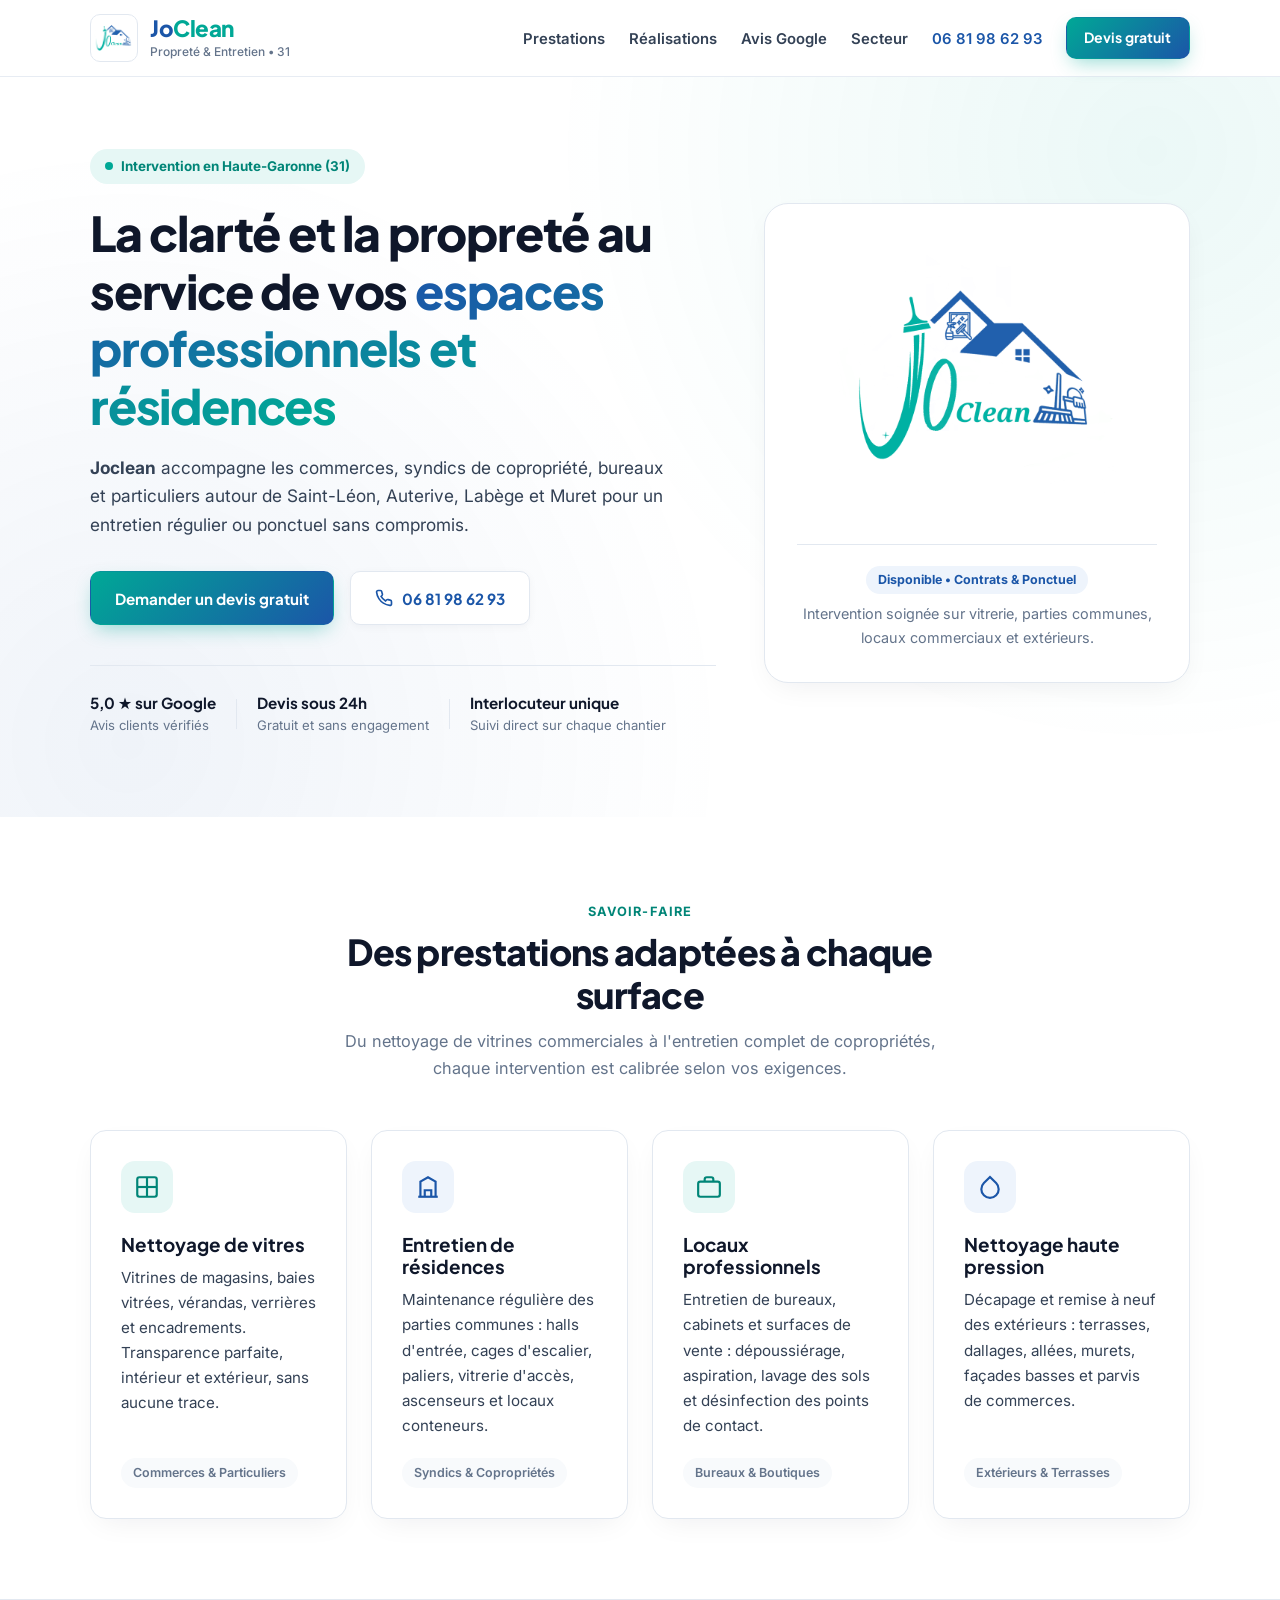
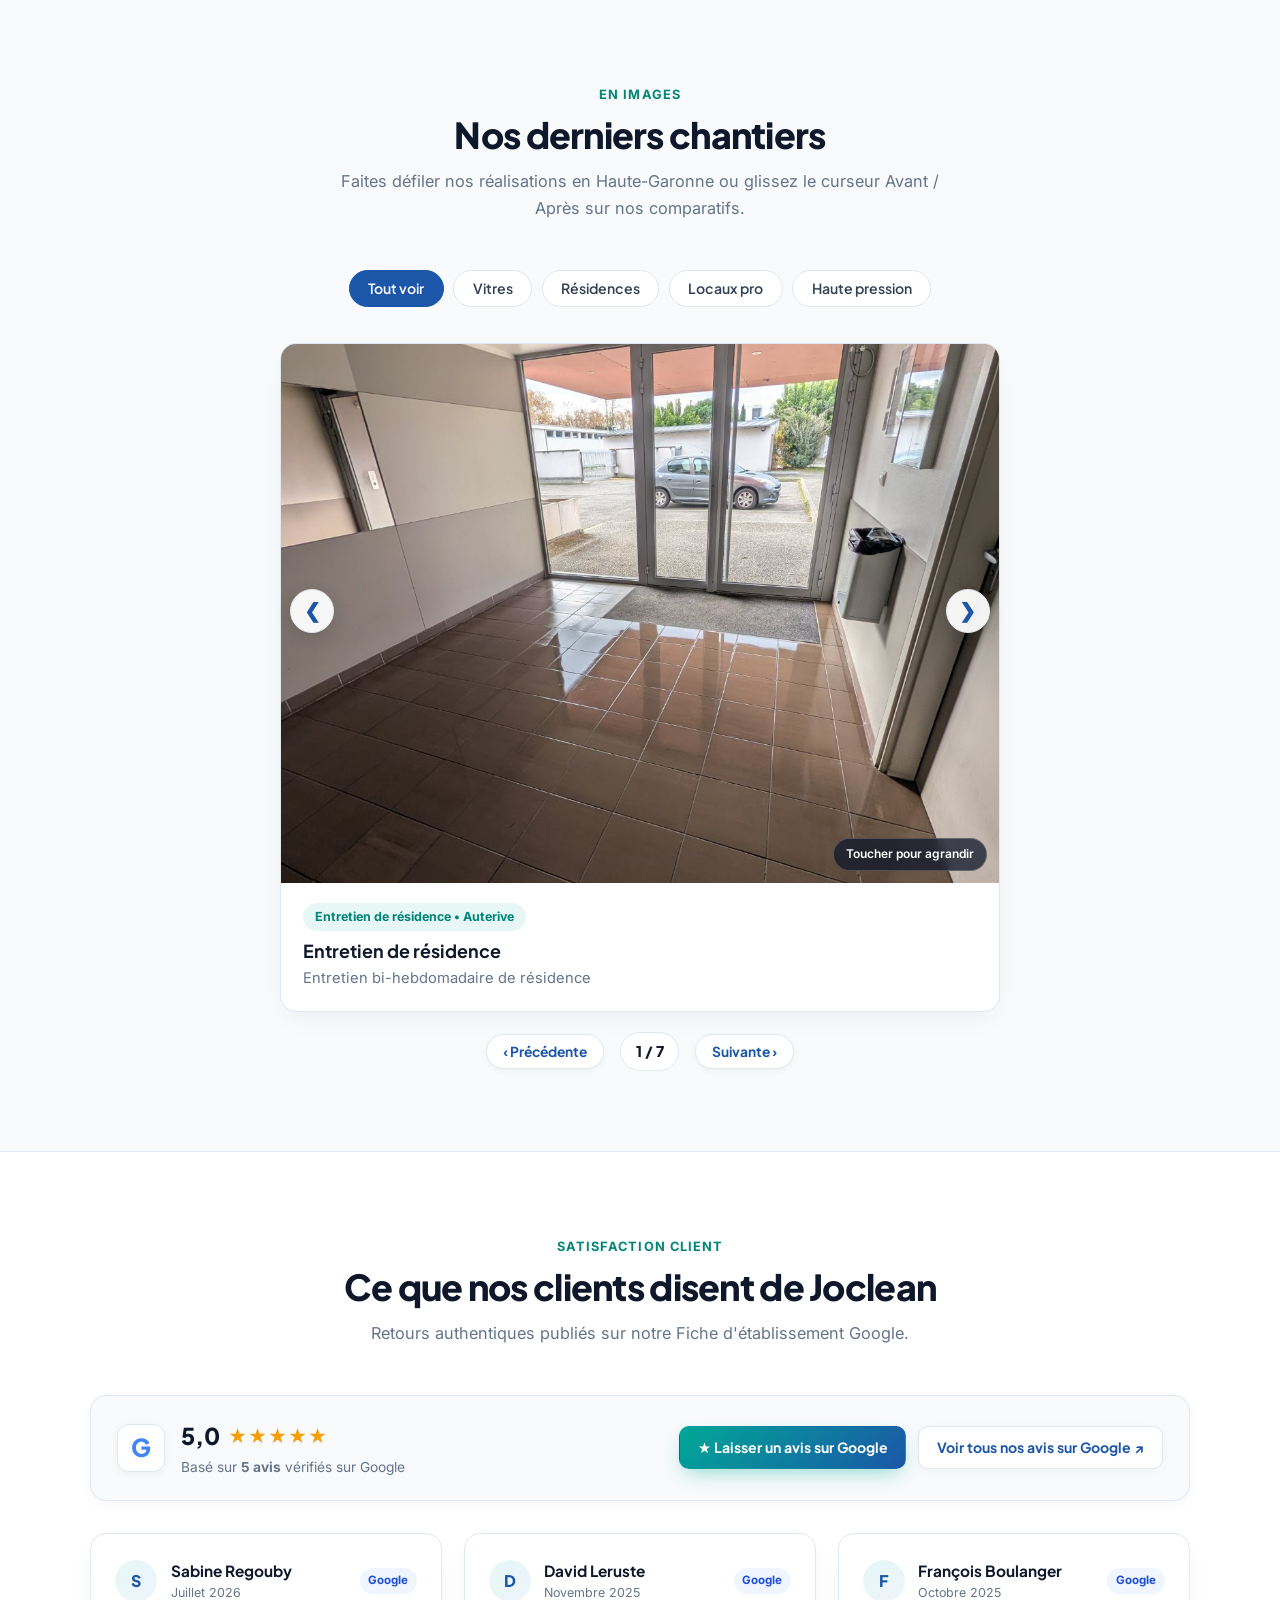
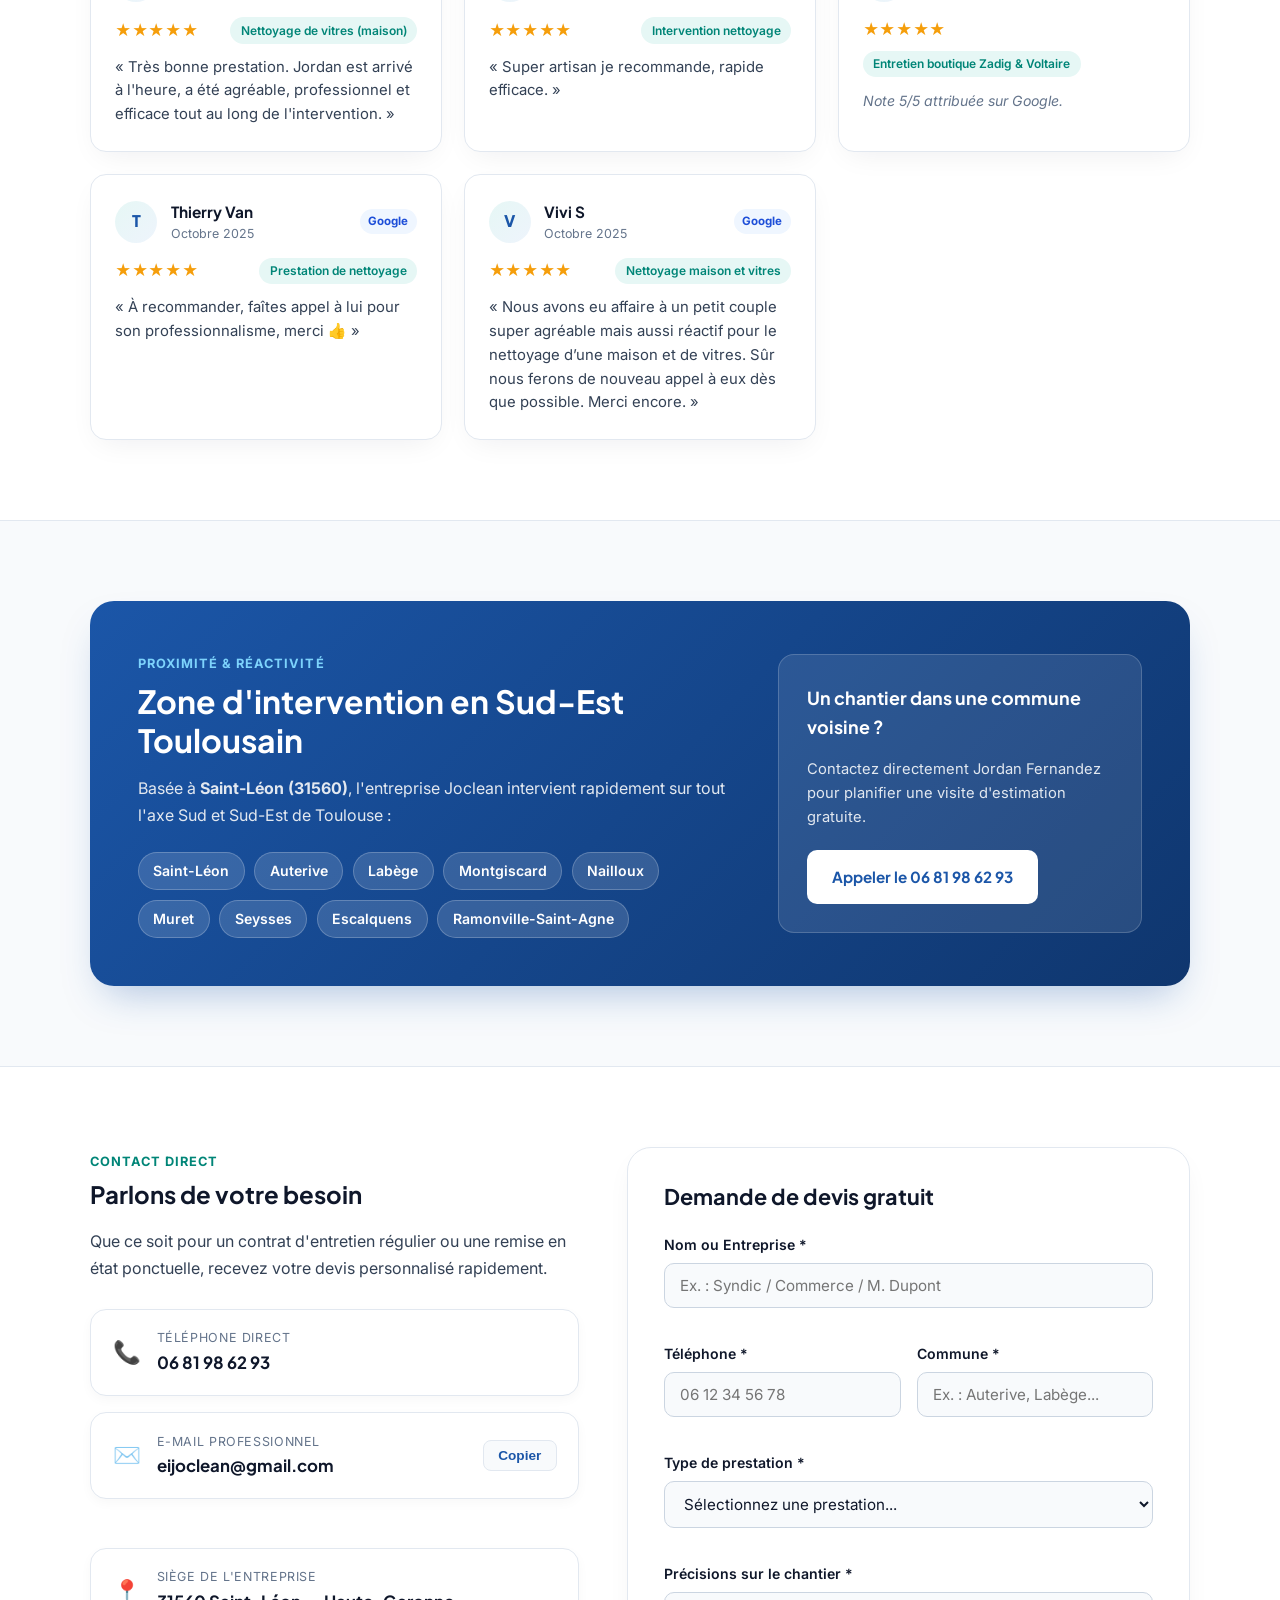
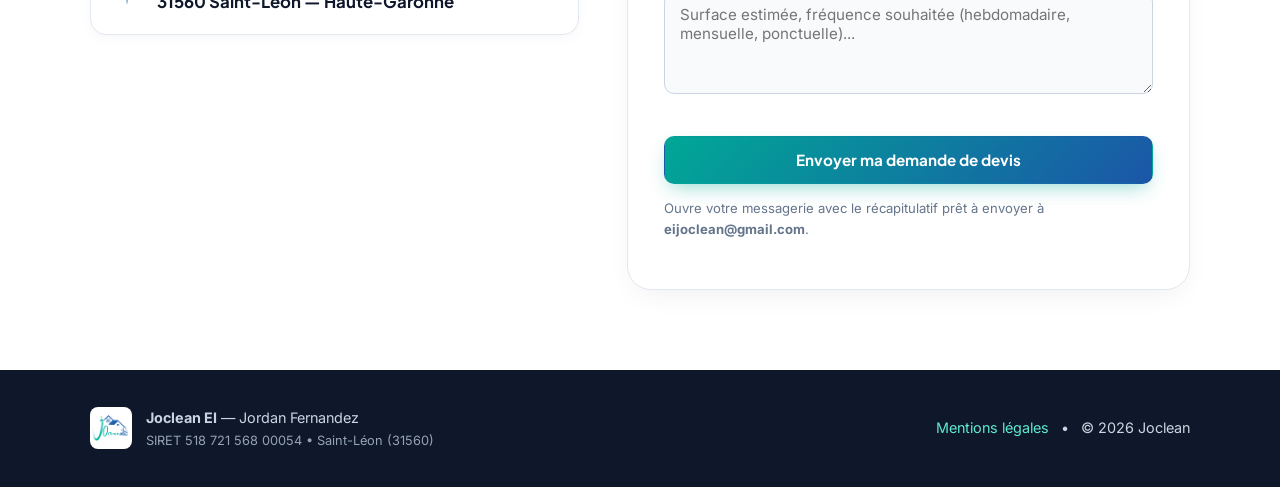
<file: index.html>
<!DOCTYPE html>
<html lang="fr">
<head>
  <meta charset="UTF-8">
  <meta name="viewport" content="width=device-width, initial-scale=1.0">
  <title>Joclean | Nettoyage de vitres, résidences et locaux en Haute-Garonne (31)</title>
  <meta name="description" content="Joclean EI — Entreprise de nettoyage en Haute-Garonne (Saint-Léon, Auterive, Labège, Muret, Montgiscard). Nettoyage de vitres, entretien de résidences, locaux professionnels et haute pression.">
  <meta name="robots" content="index, follow">

  <!-- Open Graph & Partage -->
  <meta property="og:title" content="Joclean — Nettoyage & Entretien en Haute-Garonne (31)">
  <meta property="og:description" content="Vitres, résidences, commerces et nettoyage haute pression. Devis gratuit et intervention soignée en Sud-Est Toulousain.">
  <meta property="og:type" content="website">
  <meta property="og:url" content="https://jordan64-labs.github.io/Joclean/">
  <meta property="og:image" content="https://jordan64-labs.github.io/Joclean/assets/logo.png">

  <!-- Typographie moderne : Plus Jakarta Sans & Inter -->
  <link rel="preconnect" href="https://fonts.googleapis.com">
  <link rel="preconnect" href="https://fonts.gstatic.com" crossorigin>
  <link href="https://fonts.googleapis.com/css2?family=Inter:wght@400;500;600&family=Plus+Jakarta+Sans:wght@600;700;800&display=swap" rel="stylesheet">

  <link rel="icon" type="image/png" href="assets/logo.png">
  <link rel="stylesheet" href="css/style.css?v=4">

  <!-- SEO Local Google Fiche d'établissement -->
  <script type="application/ld+json">
  {
    "@context": "https://schema.org",
    "@type": "LocalBusiness",
    "name": "Joclean",
    "legalName": "Joclean EI - Jordan Fernandez",
    "image": "https://jordan64-labs.github.io/Joclean/assets/logo.png",
    "url": "https://jordan64-labs.github.io/Joclean/",
    "telephone": "+33681986293",
    "email": "eijoclean@gmail.com",
    "taxID": "51872156800054",
    "aggregateRating": {
      "@type": "AggregateRating",
      "ratingValue": "5.0",
      "reviewCount": "5"
    },
    "address": {
      "@type": "PostalAddress",
      "streetAddress": "12 Rue Des Pyrénées, Villa 11",
      "addressLocality": "Saint-Léon",
      "postalCode": "31560",
      "addressRegion": "Occitanie",
      "addressCountry": "FR"
    },
    "areaServed": [
      "Saint-Léon",
      "Auterive",
      "Labège",
      "Montgiscard",
      "Nailloux",
      "Muret",
      "Seysses",
      "Escalquens",
      "Ramonville-Saint-Agne"
    ]
  }
  </script>
</head>
<body>

  <!-- Navigation fixe effet verre dépoli -->
  <header class="site-header" id="top">
    <div class="container header-inner">
      <a href="#top" class="brand" aria-label="Accueil Joclean">
        <img src="assets/logo.png" alt="Logo Joclean" class="brand-logo">
        <div class="brand-info">
          <span class="brand-name">Jo<span class="accent">Clean</span></span>
          <span class="brand-tag">Propreté &amp; Entretien • 31</span>
        </div>
      </a>

      <button class="nav-toggle" id="nav-toggle" aria-expanded="false" aria-controls="main-nav" aria-label="Ouvrir le menu">
        <span></span>
        <span></span>
        <span></span>
      </button>

      <nav class="main-nav" id="main-nav" aria-label="Navigation principale">
        <ul>
          <li><a href="#prestations">Prestations</a></li>
          <li><a href="#realisations">Réalisations</a></li>
          <li><a href="#avis">Avis Google</a></li>
          <li><a href="#zone">Secteur</a></li>
          <li><a href="tel:+33681986293" class="nav-phone">06 81 98 62 93</a></li>
          <li><a href="#contact" class="btn btn-primary btn-sm">Devis gratuit</a></li>
        </ul>
      </nav>
    </div>
  </header>

  <main>
    <!-- Section Hero épurée -->
    <section class="hero">
      <div class="container hero-grid">
        <div class="hero-content">
          <div class="pill-badge">
            <span class="dot"></span>
            Intervention en Haute-Garonne (31)
          </div>
          <h1>La clarté et la propreté au service de vos <span class="text-gradient">espaces professionnels et résidences</span></h1>
          <p class="hero-lead">
            <strong>Joclean</strong> accompagne les commerces, syndics de copropriété, bureaux et particuliers autour de Saint-Léon, Auterive, Labège et Muret pour un entretien régulier ou ponctuel sans compromis.
          </p>

          <div class="hero-actions">
            <a href="#contact" class="btn btn-primary">Demander un devis gratuit</a>
            <a href="tel:+33681986293" class="btn btn-secondary">
              <svg viewBox="0 0 24 24" width="18" height="18" fill="none" stroke="currentColor" stroke-width="2.2"><path d="M22 16.92v3a2 2 0 0 1-2.18 2 19.79 19.79 0 0 1-8.63-3.07 19.5 19.5 0 0 1-6-6 19.79 19.79 0 0 1-3.07-8.67A2 2 0 0 1 4.11 2h3a2 2 0 0 1 2 1.72c.127.96.361 1.903.7 2.81a2 2 0 0 1-.45 2.11L8.09 9.91a16 16 0 0 0 6 6l1.27-1.27a2 2 0 0 1 2.11-.45c.907.339 1.85.573 2.81.7A2 2 0 0 1 22 16.92z"/></svg>
              06 81 98 62 93
            </a>
          </div>

          <div class="trust-strip">
            <div class="trust-item">
              <strong>5,0 ★ sur Google</strong>
              <span>Avis clients vérifiés</span>
            </div>
            <div class="trust-divider"></div>
            <div class="trust-item">
              <strong>Devis sous 24h</strong>
              <span>Gratuit et sans engagement</span>
            </div>
            <div class="trust-divider"></div>
            <div class="trust-item">
              <strong>Interlocuteur unique</strong>
              <span>Suivi direct sur chaque chantier</span>
            </div>
          </div>
        </div>

        <div class="hero-visual">
          <div class="logo-showcase">
            <img src="assets/logo.png" alt="Identité visuelle JoClean">
            <div class="showcase-caption">
              <span class="status-pill">Disponible • Contrats &amp; Ponctuel</span>
              <p>Intervention soignée sur vitrerie, parties communes, locaux commerciaux et extérieurs.</p>
            </div>
          </div>
        </div>
      </div>
    </section>

    <!-- Section Prestations -->
    <section class="section" id="prestations">
      <div class="container">
        <div class="section-header">
          <span class="eyebrow">Savoir-faire</span>
          <h2>Des prestations adaptées à chaque surface</h2>
          <p>Du nettoyage de vitrines commerciales à l'entretien complet de copropriétés, chaque intervention est calibrée selon vos exigences.</p>
        </div>

        <div class="services-grid">
          <article class="service-card">
            <div class="service-icon teal">
              <svg viewBox="0 0 24 24" width="26" height="26" fill="none" stroke="currentColor" stroke-width="2"><rect x="3" y="3" width="18" height="18" rx="2"/><line x1="12" y1="3" x2="12" y2="21"/><line x1="3" y1="12" x2="21" y2="12"/></svg>
            </div>
            <h3>Nettoyage de vitres</h3>
            <p>Vitrines de magasins, baies vitrées, vérandas, verrières et encadrements. Transparence parfaite, intérieur et extérieur, sans aucune trace.</p>
            <span class="service-tag">Commerces &amp; Particuliers</span>
          </article>

          <article class="service-card">
            <div class="service-icon blue">
              <svg viewBox="0 0 24 24" width="26" height="26" fill="none" stroke="currentColor" stroke-width="2"><path d="M3 21h18"/><path d="M5 21V7l7-4 7 4v14"/><path d="M9 21v-6h6v6"/></svg>
            </div>
            <h3>Entretien de résidences</h3>
            <p>Maintenance régulière des parties communes : halls d'entrée, cages d'escalier, paliers, vitrerie d'accès, ascenseurs et locaux conteneurs.</p>
            <span class="service-tag">Syndics &amp; Copropriétés</span>
          </article>

          <article class="service-card">
            <div class="service-icon teal">
              <svg viewBox="0 0 24 24" width="26" height="26" fill="none" stroke="currentColor" stroke-width="2"><rect x="2" y="7" width="20" height="14" rx="2"/><path d="M16 7V5a2 2 0 0 0-2-2h-4a2 2 0 0 0-2 2v2"/></svg>
            </div>
            <h3>Locaux professionnels</h3>
            <p>Entretien de bureaux, cabinets et surfaces de vente : dépoussiérage, aspiration, lavage des sols et désinfection des points de contact.</p>
            <span class="service-tag">Bureaux &amp; Boutiques</span>
          </article>

          <article class="service-card">
            <div class="service-icon blue">
              <svg viewBox="0 0 24 24" width="26" height="26" fill="none" stroke="currentColor" stroke-width="2"><path d="M12 2.69l5.66 5.66a8 8 0 1 1-11.31 0z"/></svg>
            </div>
            <h3>Nettoyage haute pression</h3>
            <p>Décapage et remise à neuf des extérieurs : terrasses, dallages, allées, murets, façades basses et parvis de commerces.</p>
            <span class="service-tag">Extérieurs &amp; Terrasses</span>
          </article>
        </div>
      </div>
    </section>

    <!-- Section Réalisations & Galerie carrousel + Avant / Après -->
    <section class="section section-soft" id="realisations">
      <div class="container">
        <div class="section-header">
          <span class="eyebrow">En images</span>
          <h2>Nos derniers chantiers</h2>
          <p>Faites défiler nos réalisations en Haute-Garonne ou glissez le curseur Avant / Après sur nos comparatifs.</p>
        </div>

        <!-- Filtres par catégorie -->
        <div class="gallery-filters" role="tablist" aria-label="Filtrer les réalisations">
          <button type="button" class="filter-btn active" data-filter="all">Tout voir</button>
          <button type="button" class="filter-btn" data-filter="vitres">Vitres</button>
          <button type="button" class="filter-btn" data-filter="residences">Résidences</button>
          <button type="button" class="filter-btn" data-filter="locaux">Locaux pro</button>
          <button type="button" class="filter-btn" data-filter="pression">Haute pression</button>
        </div>

        <!-- Carrousel avec flèches gauche / droite -->
        <div class="carousel-wrapper" id="carousel-wrapper">
          <button type="button" class="carousel-arrow prev" id="gallery-prev" aria-label="Photo précédente">&#10094;</button>
          <div class="gallery-stage" id="gallery-stage"></div>
          <button type="button" class="carousel-arrow next" id="gallery-next" aria-label="Photo suivante">&#10095;</button>
        </div>

        <!-- Barre de navigation sous la photo -->
        <div class="carousel-nav" id="carousel-nav" hidden>
          <button type="button" class="nav-pill-btn" id="gallery-prev-bottom">‹ Précédente</button>
          <span class="carousel-counter" id="carousel-counter">1 / 1</span>
          <button type="button" class="nav-pill-btn" id="gallery-next-bottom">Suivante ›</button>
        </div>

        <!-- Message affiché si aucune photo dans la catégorie -->
        <div class="gallery-empty" id="gallery-empty" hidden>
          <div class="empty-icon">📸</div>
          <h3>Aucune photo dans cette catégorie</h3>
          <p>D'autres réalisations seront ajoutées très prochainement.</p>
          <a href="#contact" class="btn btn-secondary btn-sm">Demander une estimation pour votre chantier</a>
        </div>
      </div>
    </section>

    <!-- Section Avis Clients Google -->
    <section class="section" id="avis">
      <div class="container">
        <div class="section-header">
          <span class="eyebrow">Satisfaction client</span>
          <h2>Ce que nos clients disent de Joclean</h2>
          <p>Retours authentiques publiés sur notre Fiche d'établissement Google.</p>
        </div>

        <!-- Bandeau récapitulatif Google 5,0 / 5 avec 2 boutons séparés -->
        <div class="google-summary-bar">
          <div class="google-score-box">
            <span class="google-g-badge" aria-hidden="true">G</span>
            <div>
              <div class="google-score-line">
                <strong id="google-rating-value">5,0</strong>
                <span class="google-stars" aria-label="5 étoiles sur 5">★★★★★</span>
              </div>
              <span class="google-count-label">Basé sur <strong id="google-rating-count">5 avis</strong> vérifiés sur Google</span>
            </div>
          </div>

          <div class="google-cta-group">
            <a href="https://g.page/r/Cer1lmfHnfCTEAE/review" target="_blank" rel="noopener noreferrer" class="btn btn-primary btn-sm" id="btn-leave-review">
              ★ Laisser un avis sur Google
            </a>
            <a href="https://www.google.com/maps/search/?api=1&query=Joclean+31560+Saint-L%C3%A9on" target="_blank" rel="noopener noreferrer" class="btn btn-secondary btn-sm" id="btn-all-reviews">
              Voir tous nos avis sur Google ↗
            </a>
          </div>
        </div>

        <!-- Grille des avis clients -->
        <div class="reviews-grid" id="reviews-grid"></div>
      </div>
    </section>

    <!-- Section Zone d'intervention -->
    <section class="section section-soft" id="zone">
      <div class="container">
        <div class="zone-card">
          <div class="zone-info">
            <span class="eyebrow light">Proximité &amp; Réactivité</span>
            <h2>Zone d'intervention en Sud-Est Toulousain</h2>
            <p>Basée à <strong>Saint-Léon (31560)</strong>, l'entreprise Joclean intervient rapidement sur tout l'axe Sud et Sud-Est de Toulouse :</p>
            <div class="communes-tags">
              <span>Saint-Léon</span>
              <span>Auterive</span>
              <span>Labège</span>
              <span>Montgiscard</span>
              <span>Nailloux</span>
              <span>Muret</span>
              <span>Seysses</span>
              <span>Escalquens</span>
              <span>Ramonville-Saint-Agne</span>
            </div>
          </div>
          <div class="zone-cta">
            <p class="zone-cta-title">Un chantier dans une commune voisine ?</p>
            <p class="zone-cta-text">Contactez directement Jordan Fernandez pour planifier une visite d'estimation gratuite.</p>
            <a href="tel:+33681986293" class="btn btn-white">Appeler le 06 81 98 62 93</a>
          </div>
        </div>
      </div>
    </section>

    <!-- Section Contact -->
    <section class="section" id="contact">
      <div class="container contact-layout">
        <div class="contact-details">
          <span class="eyebrow">Contact direct</span>
          <h2>Parlons de votre besoin</h2>
          <p>Que ce soit pour un contrat d'entretien régulier ou une remise en état ponctuelle, recevez votre devis personnalisé rapidement.</p>

          <div class="contact-cards">
            <a href="tel:+33681986293" class="info-tile">
              <span class="tile-icon">📞</span>
              <div>
                <span class="tile-label">Téléphone direct</span>
                <strong class="tile-value">06 81 98 62 93</strong>
              </div>
            </a>

            <div class="info-tile">
              <span class="tile-icon">✉️</span>
              <div class="tile-grow">
                <span class="tile-label">E-mail professionnel</span>
                <strong class="tile-value">eijoclean@gmail.com</strong>
              </div>
              <button type="button" class="btn-copy" id="copy-email-btn" data-email="eijoclean@gmail.com">Copier</button>
            </div>
            <span class="copy-feedback" id="copy-feedback" role="status" aria-live="polite"></span>

            <div class="info-tile">
              <span class="tile-icon">📍</span>
              <div>
                <span class="tile-label">Siège de l'entreprise</span>
                <strong class="tile-value">31560 Saint-Léon — Haute-Garonne</strong>
              </div>
            </div>
          </div>
        </div>

        <form class="modern-form" id="contact-form" novalidate>
          <h3>Demande de devis gratuit</h3>

          <div class="form-group">
            <label for="nom">Nom ou Entreprise *</label>
            <input type="text" id="nom" name="nom" required placeholder="Ex. : Syndic / Commerce / M. Dupont">
            <span class="error-msg" id="error-nom"></span>
          </div>

          <div class="form-row">
            <div class="form-group">
              <label for="telephone">Téléphone *</label>
              <input type="tel" id="telephone" name="telephone" required placeholder="06 12 34 56 78">
              <span class="error-msg" id="error-telephone"></span>
            </div>
            <div class="form-group">
              <label for="commune">Commune *</label>
              <input type="text" id="commune" name="commune" required placeholder="Ex. : Auterive, Labège...">
              <span class="error-msg" id="error-commune"></span>
            </div>
          </div>

          <div class="form-group">
            <label for="prestation">Type de prestation *</label>
            <select id="prestation" name="prestation" required>
              <option value="">Sélectionnez une prestation...</option>
              <option value="Nettoyage de vitres">Nettoyage de vitres</option>
              <option value="Entretien de résidence / copropriété">Entretien de résidence / copropriété</option>
              <option value="Locaux professionnels / commerces">Locaux professionnels / commerces</option>
              <option value="Nettoyage haute pression">Nettoyage haute pression</option>
              <option value="Autre demande">Autre demande</option>
            </select>
            <span class="error-msg" id="error-prestation"></span>
          </div>

          <div class="form-group">
            <label for="message">Précisions sur le chantier *</label>
            <textarea id="message" name="message" rows="4" required placeholder="Surface estimée, fréquence souhaitée (hebdomadaire, mensuelle, ponctuelle)..."></textarea>
            <span class="error-msg" id="error-message"></span>
          </div>

          <button type="submit" class="btn btn-primary btn-block">Envoyer ma demande de devis</button>
          <p class="form-note">Ouvre votre messagerie avec le récapitulatif prêt à envoyer à <strong>eijoclean@gmail.com</strong>.</p>
          <div class="form-status" id="form-status" role="status" aria-live="polite"></div>
        </form>
      </div>
    </section>
  </main>

  <!-- Pied de page -->
  <footer class="site-footer">
    <div class="container footer-inner">
      <div class="footer-brand">
        <img src="assets/logo.png" alt="Joclean" class="footer-logo">
        <div>
          <strong>Joclean EI</strong> — Jordan Fernandez
          <span class="footer-sub">SIRET 518 721 568 00054 • Saint-Léon (31560)</span>
        </div>
      </div>
      <div class="footer-links">
        <button type="button" class="link-btn" id="open-legal-btn">Mentions légales</button>
        <span>•</span>
        <span>© <span id="current-year">2026</span> Joclean</span>
      </div>
    </div>
  </footer>

  <!-- Barre d'action fixe sur mobile -->
  <div class="mobile-dock" aria-label="Actions rapides">
    <a href="tel:+33681986293" class="dock-btn dock-call">Appeler</a>
    <a href="#contact" class="dock-btn dock-quote">Devis gratuit</a>
  </div>

  <!-- Visionneuse plein écran (Lightbox) avec flèches & support Avant / Après -->
  <dialog class="lightbox-dialog" id="lightbox-dialog" aria-label="Aperçu de la réalisation">
    <button type="button" class="lightbox-close" id="lightbox-close" aria-label="Fermer">&times;</button>
    <button type="button" class="lightbox-arrow prev" id="lightbox-prev" aria-label="Photo précédente">&#10094;</button>
    <button type="button" class="lightbox-arrow next" id="lightbox-next" aria-label="Photo suivante">&#10095;</button>
    <figure class="lightbox-figure">
      <div class="lightbox-media" id="lightbox-media"></div>
      <figcaption id="lightbox-caption"></figcaption>
    </figure>
  </dialog>

  <!-- Modale Mentions Légales complètes -->
  <dialog class="legal-dialog" id="legal-dialog" aria-labelledby="legal-title">
    <div class="legal-content">
      <div class="legal-header">
        <h2 id="legal-title">Mentions légales</h2>
        <button type="button" class="close-dialog" id="close-legal-btn" aria-label="Fermer">&times;</button>
      </div>
      <div class="legal-body">
        <p><strong>Éditeur du site :</strong><br>
        Joclean EI — Jordan Fernandez (Entrepreneur Individuel)<br>
        12 Rue Des Pyrénées, Villa 11, 31560 SAINT-LÉON, France<br>
        SIRET : 518 721 568 00054<br>
        TVA non applicable, art. 293 B du CGI<br>
        Téléphone : 06 81 98 62 93<br>
        E-mail : eijoclean@gmail.com</p>

        <p><strong>Hébergement :</strong><br>
        GitHub Pages — GitHub, Inc.<br>
        88 Colin P Kelly Jr St, San Francisco, CA 94107, États-Unis</p>

        <p><strong>Propriété intellectuelle &amp; Données personnelles :</strong><br>
        L'ensemble des éléments graphiques, logos et photographies présents sur ce site est la propriété exclusive de Joclean. Ce site n'utilise aucun cookie publicitaire et ne conserve aucune donnée personnelle sur serveur.</p>
      </div>
    </div>
  </dialog>

  <script src="js/main.js?v=5"></script>
</body>
</html>
</file>
<file: css/style.css>
/* ==========================================================================
   Palette officielle Joclean & Variables Design System
   ========================================================================== */
:root {
  --brand-teal: #00a896;
  --brand-teal-dark: #008577;
  --brand-teal-soft: #e6f7f5;
  --brand-blue: #1b56a8;
  --brand-blue-dark: #144180;
  --brand-blue-soft: #eef4fc;
  --star-gold: #f59e0b;

  --ink-900: #0f172a;
  --ink-700: #334155;
  --ink-500: #64748b;
  --surface-white: #ffffff;
  --surface-soft: #f8fafc;
  --border-light: #e2e8f0;

  --radius-sm: 10px;
  --radius-md: 16px;
  --radius-lg: 24px;
  --shadow-card: 0 10px 30px -10px rgba(15, 23, 42, 0.08);
  --shadow-hover: 0 20px 40px -15px rgba(27, 86, 168, 0.16);
  --container: 1140px;
}

*,
*::before,
*::after {
  box-sizing: border-box;
}

html {
  scroll-behavior: smooth;
}

body {
  margin: 0;
  font-family: "Inter", -apple-system, BlinkMacSystemFont, sans-serif;
  color: var(--ink-700);
  background-color: var(--surface-white);
  line-height: 1.65;
  -webkit-font-smoothing: antialiased;
}

h1, h2, h3, .brand-name {
  font-family: "Plus Jakarta Sans", sans-serif;
  color: var(--ink-900);
  line-height: 1.2;
  margin-top: 0;
}

a {
  color: var(--brand-blue);
  text-decoration: none;
}

.container {
  width: 100%;
  max-width: var(--container);
  margin: 0 auto;
  padding: 0 1.25rem;
}

/* ==========================================================================
   Boutons & Badges
   ========================================================================== */
.btn {
  display: inline-flex;
  align-items: center;
  justify-content: center;
  gap: 0.55rem;
  padding: 0.85rem 1.5rem;
  font-family: "Plus Jakarta Sans", sans-serif;
  font-size: 0.95rem;
  font-weight: 700;
  border-radius: var(--radius-sm);
  border: 1.5px solid transparent;
  cursor: pointer;
  transition: transform 0.18s ease, box-shadow 0.18s ease, background-color 0.18s ease;
}

.btn:hover {
  transform: translateY(-1px);
  text-decoration: none;
}

.btn-sm {
  padding: 0.55rem 1.1rem;
  font-size: 0.88rem;
}

.btn-block {
  width: 100%;
}

.btn-primary {
  background: linear-gradient(135deg, var(--brand-teal) 0%, var(--brand-blue) 100%);
  color: #ffffff;
  box-shadow: 0 8px 20px -6px rgba(0, 168, 150, 0.45);
}

.btn-primary:hover {
  box-shadow: 0 12px 24px -6px rgba(27, 86, 168, 0.5);
}

.btn-secondary {
  background-color: var(--surface-white);
  color: var(--brand-blue);
  border-color: var(--border-light);
  box-shadow: 0 2px 8px rgba(15, 23, 42, 0.04);
}

.btn-secondary:hover {
  border-color: var(--brand-blue);
  background-color: var(--brand-blue-soft);
}

.btn-white {
  background-color: #ffffff;
  color: var(--brand-blue);
}

.btn-white:hover {
  background-color: var(--brand-teal-soft);
}

.eyebrow {
  display: inline-block;
  font-size: 0.8rem;
  font-weight: 700;
  text-transform: uppercase;
  letter-spacing: 0.08em;
  color: var(--brand-teal-dark);
  margin-bottom: 0.5rem;
}

.eyebrow.light {
  color: #7dd3fc;
}

/* ==========================================================================
   En-tête translucide
   ========================================================================== */
.site-header {
  position: sticky;
  top: 0;
  z-index: 100;
  background-color: rgba(255, 255, 255, 0.94);
  backdrop-filter: blur(12px);
  border-bottom: 1px solid rgba(226, 232, 240, 0.8);
}

.header-inner {
  display: flex;
  align-items: center;
  justify-content: space-between;
  height: 76px;
}

.brand {
  display: inline-flex;
  align-items: center;
  gap: 0.75rem;
}

.brand-logo {
  width: 48px;
  height: 48px;
  object-fit: contain;
  border-radius: 10px;
  background-color: #ffffff;
  border: 1px solid var(--border-light);
  padding: 2px;
}

.brand-info {
  display: flex;
  flex-direction: column;
}

.brand-name {
  font-size: 1.4rem;
  font-weight: 800;
  color: var(--brand-blue);
  letter-spacing: -0.02em;
}

.brand-name .accent {
  color: var(--brand-teal);
}

.brand-tag {
  font-size: 0.75rem;
  font-weight: 500;
  color: var(--ink-500);
}

.main-nav ul {
  display: flex;
  align-items: center;
  gap: 1.5rem;
  list-style: none;
  margin: 0;
  padding: 0;
}

.main-nav a:not(.btn) {
  font-size: 0.93rem;
  font-weight: 600;
  color: var(--ink-700);
  transition: color 0.15s ease;
}

.main-nav a:not(.btn):hover {
  color: var(--brand-teal);
}

.nav-phone {
  color: var(--brand-blue) !important;
}

.nav-toggle {
  display: none;
  flex-direction: column;
  justify-content: center;
  gap: 5px;
  width: 42px;
  height: 42px;
  background: var(--surface-white);
  border: 1px solid var(--border-light);
  border-radius: 10px;
  padding: 9px;
  cursor: pointer;
}

.nav-toggle span {
  display: block;
  width: 100%;
  height: 2px;
  background-color: var(--ink-900);
}

/* ==========================================================================
   Section Hero
   ========================================================================== */
.hero {
  padding: 4.5rem 0 5rem;
  background:
    radial-gradient(circle at 90% 10%, rgba(0, 168, 150, 0.08) 0%, transparent 45%),
    radial-gradient(circle at 10% 90%, rgba(27, 86, 168, 0.07) 0%, transparent 45%),
    #ffffff;
}

.hero-grid {
  display: grid;
  grid-template-columns: 1.25fr 0.85fr;
  gap: 3rem;
  align-items: center;
}

.pill-badge {
  display: inline-flex;
  align-items: center;
  gap: 0.5rem;
  padding: 0.4rem 0.95rem;
  border-radius: 999px;
  background-color: var(--brand-teal-soft);
  color: var(--brand-teal-dark);
  font-size: 0.84rem;
  font-weight: 700;
  margin-bottom: 1.25rem;
}

.pill-badge .dot {
  width: 8px;
  height: 8px;
  border-radius: 50%;
  background-color: var(--brand-teal);
}

.hero h1 {
  font-size: clamp(2rem, 3.8vw, 3rem);
  font-weight: 800;
  letter-spacing: -0.025em;
  margin-bottom: 1.2rem;
}

.text-gradient {
  background: linear-gradient(135deg, var(--brand-blue) 0%, var(--brand-teal) 100%);
  -webkit-background-clip: text;
  -webkit-text-fill-color: transparent;
}

.hero-lead {
  font-size: 1.08rem;
  color: var(--ink-700);
  margin-bottom: 2rem;
  max-width: 580px;
}

.hero-actions {
  display: flex;
  flex-wrap: wrap;
  gap: 1rem;
  margin-bottom: 2.5rem;
}

.trust-strip {
  display: flex;
  flex-wrap: wrap;
  align-items: center;
  gap: 1.25rem;
  padding-top: 1.5rem;
  border-top: 1px solid var(--border-light);
}

.trust-item {
  display: flex;
  flex-direction: column;
}

.trust-item strong {
  font-family: "Plus Jakarta Sans", sans-serif;
  font-size: 0.95rem;
  color: var(--ink-900);
}

.trust-item span {
  font-size: 0.82rem;
  color: var(--ink-500);
}

.trust-divider {
  width: 1px;
  height: 30px;
  background-color: var(--border-light);
}

.logo-showcase {
  background-color: #ffffff;
  border: 1px solid var(--border-light);
  border-radius: var(--radius-lg);
  padding: 2rem;
  box-shadow: var(--shadow-card);
  text-align: center;
}

.logo-showcase img {
  width: 100%;
  max-width: 280px;
  height: auto;
  border-radius: var(--radius-md);
  margin-bottom: 1.25rem;
}

.showcase-caption {
  padding-top: 1.25rem;
  border-top: 1px solid var(--border-light);
}

.status-pill {
  display: inline-block;
  padding: 0.25rem 0.75rem;
  border-radius: 999px;
  background-color: var(--brand-blue-soft);
  color: var(--brand-blue);
  font-size: 0.78rem;
  font-weight: 700;
  margin-bottom: 0.5rem;
}

.showcase-caption p {
  margin: 0;
  font-size: 0.9rem;
  color: var(--ink-500);
}

/* ==========================================================================
   Sections & Cartes Prestations
   ========================================================================== */
.section {
  padding: 5rem 0;
}

.section-soft {
  background-color: var(--surface-soft);
  border-top: 1px solid var(--border-light);
  border-bottom: 1px solid var(--border-light);
}

.section-header {
  text-align: center;
  max-width: 640px;
  margin: 0 auto 3rem;
}

.section-header h2 {
  font-size: clamp(1.65rem, 2.8vw, 2.25rem);
  font-weight: 800;
  letter-spacing: -0.02em;
  margin-bottom: 0.75rem;
}

.section-header p {
  margin: 0;
  color: var(--ink-500);
  font-size: 1.02rem;
}

.services-grid {
  display: grid;
  grid-template-columns: repeat(auto-fit, minmax(250px, 1fr));
  gap: 1.5rem;
}

.service-card {
  display: flex;
  flex-direction: column;
  background-color: #ffffff;
  border: 1px solid var(--border-light);
  border-radius: var(--radius-md);
  padding: 1.85rem;
  box-shadow: var(--shadow-card);
  transition: transform 0.2s ease, box-shadow 0.2s ease, border-color 0.2s ease;
}

.service-card:hover {
  transform: translateY(-4px);
  box-shadow: var(--shadow-hover);
  border-color: rgba(0, 168, 150, 0.4);
}

.service-icon {
  width: 52px;
  height: 52px;
  border-radius: 14px;
  display: inline-flex;
  align-items: center;
  justify-content: center;
  margin-bottom: 1.25rem;
}

.service-icon.teal {
  background-color: var(--brand-teal-soft);
  color: var(--brand-teal-dark);
}

.service-icon.blue {
  background-color: var(--brand-blue-soft);
  color: var(--brand-blue);
}

.service-card h3 {
  font-size: 1.18rem;
  margin-bottom: 0.6rem;
}

.service-card p {
  font-size: 0.95rem;
  color: var(--ink-700);
  margin: 0 0 1.25rem;
  flex-grow: 1;
}

.service-tag {
  align-self: flex-start;
  font-size: 0.78rem;
  font-weight: 600;
  color: var(--ink-500);
  background-color: var(--surface-soft);
  padding: 0.3rem 0.75rem;
  border-radius: 999px;
}

/* ==========================================================================
   Galerie Carrousel & Comparateur Avant / Après
   ========================================================================== */
.gallery-filters {
  display: flex;
  flex-wrap: wrap;
  justify-content: center;
  gap: 0.6rem;
  margin-bottom: 2.25rem;
}

.filter-btn {
  padding: 0.55rem 1.15rem;
  border-radius: 999px;
  border: 1px solid var(--border-light);
  background-color: #ffffff;
  color: var(--ink-700);
  font-family: "Plus Jakarta Sans", sans-serif;
  font-size: 0.88rem;
  font-weight: 600;
  cursor: pointer;
  transition: all 0.15s ease;
}

.filter-btn:hover {
  border-color: var(--brand-teal);
  color: var(--brand-teal-dark);
}

.filter-btn.active {
  background-color: var(--brand-blue);
  border-color: var(--brand-blue);
  color: #ffffff;
}

.carousel-wrapper {
  position: relative;
  max-width: 720px;
  margin: 0 auto;
  display: flex;
  align-items: center;
  justify-content: center;
}

.gallery-stage {
  width: 100%;
}

.photo-card {
  background-color: #ffffff;
  border-radius: var(--radius-md);
  overflow: hidden;
  border: 1px solid var(--border-light);
  box-shadow: var(--shadow-card);
  transition: box-shadow 0.2s ease;
}

.photo-card.is-clickable {
  cursor: pointer;
}

.photo-card:hover {
  box-shadow: var(--shadow-hover);
}

.photo-thumb-wrap {
  position: relative;
  width: 100%;
  aspect-ratio: 4 / 3;
  background-color: #e2e8f0;
  overflow: hidden;
}

.photo-thumb {
  width: 100%;
  height: 100%;
  object-fit: cover;
  display: block;
}

.zoom-hint,
.zoom-hint-btn {
  position: absolute;
  bottom: 0.75rem;
  right: 0.75rem;
  z-index: 8;
  background: rgba(15, 23, 42, 0.75);
  color: #ffffff;
  font-family: inherit;
  font-size: 0.75rem;
  font-weight: 600;
  padding: 0.35rem 0.75rem;
  border-radius: 999px;
  border: 1px solid rgba(255, 255, 255, 0.2);
  backdrop-filter: blur(4px);
}

.zoom-hint-btn {
  cursor: pointer;
  transition: background-color 0.15s ease;
}

.zoom-hint-btn:hover {
  background: var(--brand-blue);
}

/* Comparateur Avant / Après */
.ba-container {
  position: relative;
  width: 100%;
  aspect-ratio: 4 / 3;
  background-color: #0f172a;
  overflow: hidden;
  user-select: none;
  -webkit-user-select: none;
  touch-action: pan-y;
  --pos: 50%;
}

.ba-img {
  position: absolute;
  inset: 0;
  width: 100%;
  height: 100%;
  object-fit: cover;
  display: block;
  pointer-events: none;
}

.ba-img-before {
  clip-path: inset(0 calc(100% - var(--pos)) 0 0);
  -webkit-clip-path: inset(0 calc(100% - var(--pos)) 0 0);
}

.ba-divider {
  position: absolute;
  top: 0;
  bottom: 0;
  left: var(--pos);
  width: 3px;
  background-color: #ffffff;
  transform: translateX(-50%);
  box-shadow: 0 0 12px rgba(15, 23, 42, 0.55);
  pointer-events: none;
  z-index: 4;
}

.ba-handle {
  position: absolute;
  top: 50%;
  left: 50%;
  transform: translate(-50%, -50%);
  width: 44px;
  height: 44px;
  border-radius: 50%;
  background: #ffffff;
  color: var(--brand-blue);
  border: 2.5px solid var(--brand-teal);
  box-shadow: 0 4px 16px rgba(15, 23, 42, 0.35);
  display: flex;
  align-items: center;
  justify-content: center;
  font-size: 1.15rem;
  font-weight: 800;
  line-height: 1;
}

.ba-badge {
  position: absolute;
  top: 0.75rem;
  z-index: 4;
  padding: 0.3rem 0.75rem;
  border-radius: 999px;
  font-family: "Plus Jakarta Sans", sans-serif;
  font-size: 0.76rem;
  font-weight: 700;
  letter-spacing: 0.03em;
  text-transform: uppercase;
  color: #ffffff;
  pointer-events: none;
  backdrop-filter: blur(4px);
}

.ba-badge-before {
  left: 0.75rem;
  background: rgba(15, 23, 42, 0.76);
}

.ba-badge-after {
  right: 0.75rem;
  background: rgba(0, 168, 150, 0.9);
}

.ba-range {
  position: absolute;
  inset: 0;
  width: 100%;
  height: 100%;
  margin: 0;
  opacity: 0;
  cursor: ew-resize;
  z-index: 6;
  -webkit-appearance: none;
  appearance: none;
}

.ba-hint {
  position: absolute;
  bottom: 0.75rem;
  left: 0.75rem;
  z-index: 4;
  background: rgba(15, 23, 42, 0.72);
  color: #ffffff;
  font-size: 0.74rem;
  font-weight: 600;
  padding: 0.3rem 0.65rem;
  border-radius: 999px;
  pointer-events: none;
  backdrop-filter: blur(4px);
}

.carousel-arrow {
  position: absolute;
  top: 40%;
  transform: translateY(-50%);
  z-index: 10;
  width: 44px;
  height: 44px;
  border-radius: 50%;
  border: 1px solid var(--border-light);
  background-color: rgba(255, 255, 255, 0.94);
  color: var(--brand-blue);
  font-size: 1.25rem;
  font-weight: 700;
  display: inline-flex;
  align-items: center;
  justify-content: center;
  cursor: pointer;
  box-shadow: 0 6px 18px rgba(15, 23, 42, 0.16);
  transition: transform 0.15s ease, background-color 0.15s ease, color 0.15s ease;
  -webkit-tap-highlight-color: transparent;
}

.carousel-arrow:hover {
  background-color: var(--brand-blue);
  color: #ffffff;
  border-color: var(--brand-blue);
}

.carousel-arrow:active {
  transform: translateY(-50%) scale(0.93);
}

.carousel-arrow.prev {
  left: 0.65rem;
}

.carousel-arrow.next {
  right: 0.65rem;
}

.carousel-arrow[hidden] {
  display: none;
}

.photo-meta {
  padding: 1.25rem 1.4rem;
}

.photo-badges-row {
  display: flex;
  flex-wrap: wrap;
  align-items: center;
  gap: 0.45rem;
  margin-bottom: 0.55rem;
}

.photo-badge {
  display: inline-block;
  font-size: 0.78rem;
  font-weight: 700;
  color: var(--brand-teal-dark);
  background-color: var(--brand-teal-soft);
  padding: 0.25rem 0.75rem;
  border-radius: 999px;
}

.photo-badge-ba {
  display: inline-block;
  font-size: 0.75rem;
  font-weight: 700;
  color: var(--brand-blue);
  background-color: var(--brand-blue-soft);
  padding: 0.25rem 0.65rem;
  border-radius: 999px;
}

.photo-meta h3 {
  font-size: 1.12rem;
  margin-bottom: 0.3rem;
}

.photo-meta p {
  margin: 0;
  font-size: 0.92rem;
  color: var(--ink-500);
}

.carousel-nav {
  display: flex;
  align-items: center;
  justify-content: center;
  gap: 1rem;
  margin-top: 1.25rem;
}

.carousel-nav[hidden] {
  display: none;
}

.nav-pill-btn {
  padding: 0.5rem 1rem;
  border-radius: 999px;
  border: 1px solid var(--border-light);
  background-color: #ffffff;
  color: var(--brand-blue);
  font-family: "Plus Jakarta Sans", sans-serif;
  font-size: 0.86rem;
  font-weight: 700;
  cursor: pointer;
  box-shadow: 0 2px 6px rgba(15, 23, 42, 0.05);
  transition: background-color 0.15s ease, color 0.15s ease;
}

.nav-pill-btn:hover {
  background-color: var(--brand-blue-soft);
}

.carousel-counter {
  font-family: "Plus Jakarta Sans", sans-serif;
  font-size: 0.92rem;
  font-weight: 800;
  color: var(--ink-900);
  background-color: #ffffff;
  border: 1px solid var(--border-light);
  padding: 0.4rem 0.9rem;
  border-radius: 999px;
}

.gallery-empty {
  text-align: center;
  max-width: 520px;
  margin: 0 auto;
  background-color: #ffffff;
  border: 1px dashed #cbd5e1;
  border-radius: var(--radius-md);
  padding: 2.5rem 1.5rem;
}

.empty-icon {
  font-size: 2.2rem;
  margin-bottom: 0.75rem;
}

.gallery-empty h3 {
  margin-bottom: 0.5rem;
}

.gallery-empty p {
  color: var(--ink-500);
  margin-bottom: 1.25rem;
}

/* ==========================================================================
   Section Avis Clients Google
   ========================================================================== */
.google-summary-bar {
  display: flex;
  flex-wrap: wrap;
  align-items: center;
  justify-content: space-between;
  gap: 1.25rem;
  background-color: var(--surface-soft);
  border: 1px solid var(--border-light);
  border-radius: var(--radius-md);
  padding: 1.35rem 1.65rem;
  margin-bottom: 2rem;
  box-shadow: 0 4px 14px rgba(15, 23, 42, 0.03);
}

.google-score-box {
  display: flex;
  align-items: center;
  gap: 1rem;
}

.google-g-badge {
  width: 48px;
  height: 48px;
  border-radius: 12px;
  background: #ffffff;
  border: 1px solid var(--border-light);
  display: inline-flex;
  align-items: center;
  justify-content: center;
  font-family: "Plus Jakarta Sans", sans-serif;
  font-size: 1.55rem;
  font-weight: 800;
  color: #4285f4;
  box-shadow: 0 2px 8px rgba(15, 23, 42, 0.05);
  flex-shrink: 0;
}

.google-score-line {
  display: flex;
  align-items: center;
  gap: 0.5rem;
}

.google-score-line strong {
  font-family: "Plus Jakarta Sans", sans-serif;
  font-size: 1.45rem;
  font-weight: 800;
  color: var(--ink-900);
}

.google-stars {
  color: var(--star-gold);
  font-size: 1.15rem;
  letter-spacing: 0.05em;
}

.google-count-label {
  display: block;
  font-size: 0.86rem;
  color: var(--ink-500);
}

.google-cta-group {
  display: flex;
  flex-wrap: wrap;
  gap: 0.75rem;
}

.reviews-grid {
  display: grid;
  grid-template-columns: repeat(auto-fit, minmax(280px, 1fr));
  gap: 1.35rem;
}

.review-card {
  display: flex;
  flex-direction: column;
  background-color: #ffffff;
  border: 1px solid var(--border-light);
  border-radius: var(--radius-md);
  padding: 1.5rem;
  box-shadow: var(--shadow-card);
}

.review-card-top {
  display: flex;
  align-items: center;
  gap: 0.85rem;
  margin-bottom: 0.85rem;
}

.review-avatar {
  width: 42px;
  height: 42px;
  border-radius: 50%;
  background: linear-gradient(135deg, var(--brand-teal-soft) 0%, var(--brand-blue-soft) 100%);
  color: var(--brand-blue);
  font-family: "Plus Jakarta Sans", sans-serif;
  font-weight: 800;
  font-size: 1rem;
  display: inline-flex;
  align-items: center;
  justify-content: center;
  flex-shrink: 0;
}

.review-author-info {
  flex-grow: 1;
  min-width: 0;
}

.review-author-info strong {
  display: block;
  font-family: "Plus Jakarta Sans", sans-serif;
  font-size: 0.96rem;
  color: var(--ink-900);
}

.review-date {
  display: block;
  font-size: 0.78rem;
  color: var(--ink-500);
}

.review-google-tag {
  font-size: 0.72rem;
  font-weight: 700;
  color: #1d4ed8;
  background: #eff6ff;
  padding: 0.2rem 0.55rem;
  border-radius: 999px;
  white-space: nowrap;
}

.review-stars-row {
  display: flex;
  align-items: center;
  justify-content: space-between;
  gap: 0.5rem;
  margin-bottom: 0.75rem;
  flex-wrap: wrap;
}

.review-stars {
  color: var(--star-gold);
  font-size: 0.98rem;
  letter-spacing: 0.04em;
}

.review-service-pill {
  font-size: 0.75rem;
  font-weight: 600;
  color: var(--brand-teal-dark);
  background-color: var(--brand-teal-soft);
  padding: 0.2rem 0.65rem;
  border-radius: 999px;
}

.review-text {
  margin: 0;
  font-size: 0.93rem;
  color: var(--ink-700);
  line-height: 1.6;
  flex-grow: 1;
}

.review-text-empty {
  margin: 0;
  font-size: 0.88rem;
  font-style: italic;
  color: var(--ink-500);
}

/* ==========================================================================
   Zone d'intervention
   ========================================================================== */
.zone-card {
  display: grid;
  grid-template-columns: 1.4fr 0.85fr;
  gap: 2.5rem;
  align-items: center;
  background: linear-gradient(135deg, var(--brand-blue) 0%, #0f366e 100%);
  color: #ffffff;
  border-radius: var(--radius-lg);
  padding: 3rem;
  box-shadow: 0 20px 40px -15px rgba(27, 86, 168, 0.35);
}

.zone-card h2 {
  color: #ffffff;
  font-size: clamp(1.5rem, 2.5vw, 2rem);
  margin-bottom: 0.75rem;
}

.zone-info p {
  color: #e2e8f0;
  margin-bottom: 1.5rem;
}

.communes-tags {
  display: flex;
  flex-wrap: wrap;
  gap: 0.6rem;
}

.communes-tags span {
  background-color: rgba(255, 255, 255, 0.14);
  border: 1px solid rgba(255, 255, 255, 0.22);
  padding: 0.4rem 0.9rem;
  border-radius: 999px;
  font-size: 0.88rem;
  font-weight: 600;
}

.zone-cta {
  background-color: rgba(255, 255, 255, 0.1);
  border: 1px solid rgba(255, 255, 255, 0.18);
  border-radius: var(--radius-md);
  padding: 1.75rem;
}

.zone-cta-title {
  font-family: "Plus Jakarta Sans", sans-serif;
  font-weight: 700;
  font-size: 1.12rem;
  margin-top: 0;
  margin-bottom: 0.5rem;
}

.zone-cta-text {
  font-size: 0.92rem;
  color: #e2e8f0;
  margin-bottom: 1.25rem;
}

/* ==========================================================================
   Contact & Formulaire
   ========================================================================== */
.contact-layout {
  display: grid;
  grid-template-columns: 1fr 1.15fr;
  gap: 3rem;
  align-items: start;
}

.contact-cards {
  display: flex;
  flex-direction: column;
  gap: 1rem;
  margin-top: 1.75rem;
}

.info-tile {
  display: flex;
  align-items: center;
  gap: 1rem;
  background-color: #ffffff;
  border: 1px solid var(--border-light);
  border-radius: var(--radius-md);
  padding: 1.15rem 1.35rem;
  box-shadow: 0 4px 12px rgba(15, 23, 42, 0.03);
  color: inherit;
}

a.info-tile:hover {
  border-color: var(--brand-teal);
  text-decoration: none;
}

.tile-icon {
  font-size: 1.4rem;
}

.tile-grow {
  flex-grow: 1;
}

.tile-label {
  display: block;
  font-size: 0.78rem;
  text-transform: uppercase;
  letter-spacing: 0.05em;
  color: var(--ink-500);
}

.tile-value {
  font-family: "Plus Jakarta Sans", sans-serif;
  font-size: 1.05rem;
  color: var(--ink-900);
}

.btn-copy {
  padding: 0.45rem 0.9rem;
  border-radius: 8px;
  border: 1px solid var(--border-light);
  background-color: var(--surface-soft);
  font-weight: 600;
  font-size: 0.85rem;
  color: var(--brand-blue);
  cursor: pointer;
}

.btn-copy:hover {
  background-color: var(--brand-blue-soft);
}

.copy-feedback {
  font-size: 0.85rem;
  font-weight: 600;
  color: var(--brand-teal-dark);
  min-height: 1.2em;
}

.modern-form {
  background-color: #ffffff;
  border: 1px solid var(--border-light);
  border-radius: var(--radius-lg);
  padding: 2.25rem;
  box-shadow: var(--shadow-card);
}

.modern-form h3 {
  font-size: 1.35rem;
  margin-bottom: 1.5rem;
}

.form-row {
  display: grid;
  grid-template-columns: 1fr 1fr;
  gap: 1rem;
}

.form-group {
  margin-bottom: 1.1rem;
}

.form-group label {
  display: block;
  font-size: 0.88rem;
  font-weight: 600;
  color: var(--ink-900);
  margin-bottom: 0.4rem;
}

.form-group input,
.form-group select,
.form-group textarea {
  width: 100%;
  padding: 0.75rem 0.95rem;
  border: 1px solid #cbd5e1;
  border-radius: var(--radius-sm);
  font-family: inherit;
  font-size: 0.95rem;
  color: var(--ink-900);
  background-color: var(--surface-soft);
  transition: border-color 0.15s ease, background-color 0.15s ease;
}

.form-group input:focus,
.form-group select:focus,
.form-group textarea:focus {
  outline: none;
  border-color: var(--brand-teal);
  background-color: #ffffff;
  box-shadow: 0 0 0 3px rgba(0, 168, 150, 0.15);
}

.error-msg {
  display: block;
  font-size: 0.8rem;
  color: #dc2626;
  margin-top: 0.25rem;
  min-height: 1em;
}

.form-note {
  font-size: 0.82rem;
  color: var(--ink-500);
  margin: 0.85rem 0 0;
}

.form-status {
  margin-top: 0.75rem;
  font-size: 0.9rem;
  font-weight: 600;
  color: var(--brand-teal-dark);
}

/* ==========================================================================
   Pied de page, Dock mobile, Lightbox & Modale
   ========================================================================== */
.site-footer {
  background-color: var(--ink-900);
  color: #cbd5e1;
  padding: 2.25rem 0;
  font-size: 0.9rem;
}

.footer-inner {
  display: flex;
  flex-wrap: wrap;
  justify-content: space-between;
  align-items: center;
  gap: 1.25rem;
}

.footer-brand {
  display: flex;
  align-items: center;
  gap: 0.85rem;
}

.footer-logo {
  width: 42px;
  height: 42px;
  border-radius: 8px;
  background-color: #ffffff;
  object-fit: contain;
}

.footer-sub {
  display: block;
  font-size: 0.8rem;
  color: #94a3b8;
}

.footer-links {
  display: flex;
  align-items: center;
  gap: 0.75rem;
}

.link-btn {
  background: none;
  border: none;
  color: #5eead4;
  font: inherit;
  cursor: pointer;
  padding: 0;
}

.link-btn:hover {
  text-decoration: underline;
}

.mobile-dock {
  display: none;
}

/* Lightbox photo avec flèches & Avant / Après */
.lightbox-dialog {
  border: none;
  border-radius: var(--radius-md);
  padding: 0;
  max-width: 880px;
  width: calc(100% - 1.5rem);
  background-color: var(--ink-900);
  color: #ffffff;
  overflow: hidden;
}

.lightbox-dialog::backdrop {
  background: rgba(15, 23, 42, 0.88);
}

.lightbox-close {
  position: absolute;
  top: 0.75rem;
  right: 0.9rem;
  z-index: 20;
  background: rgba(15, 23, 42, 0.78);
  color: #ffffff;
  border: 1px solid rgba(255, 255, 255, 0.25);
  border-radius: 50%;
  width: 38px;
  height: 38px;
  font-size: 1.5rem;
  line-height: 1;
  cursor: pointer;
}

.lightbox-arrow {
  position: absolute;
  top: 45%;
  transform: translateY(-50%);
  z-index: 20;
  width: 44px;
  height: 44px;
  border-radius: 50%;
  border: 1px solid rgba(255, 255, 255, 0.3);
  background: rgba(15, 23, 42, 0.75);
  color: #ffffff;
  font-size: 1.25rem;
  cursor: pointer;
  display: inline-flex;
  align-items: center;
  justify-content: center;
}

.lightbox-arrow.prev { left: 0.75rem; }
.lightbox-arrow.next { right: 0.75rem; }
.lightbox-arrow[hidden] { display: none; }

.lightbox-figure {
  margin: 0;
}

.lightbox-media {
  width: 100%;
  background-color: #020617;
  display: flex;
  align-items: center;
  justify-content: center;
}

.lightbox-media > img {
  width: 100%;
  max-height: 75vh;
  object-fit: contain;
  display: block;
}

.lightbox-media .ba-container {
  width: 100%;
  max-height: 74vh;
  aspect-ratio: 4 / 3;
}

.lightbox-figure figcaption {
  padding: 1rem 1.25rem;
  font-size: 0.95rem;
}

/* Modale légale */
.legal-dialog {
  border: none;
  border-radius: var(--radius-md);
  padding: 0;
  max-width: 560px;
  width: calc(100% - 2rem);
}

.legal-dialog::backdrop {
  background: rgba(15, 23, 42, 0.65);
}

.legal-content {
  padding: 1.85rem;
}

.legal-header {
  display: flex;
  justify-content: space-between;
  align-items: center;
  border-bottom: 1px solid var(--border-light);
  padding-bottom: 0.75rem;
  margin-bottom: 1rem;
}

.legal-header h2 {
  margin: 0;
  font-size: 1.3rem;
}

.close-dialog {
  background: none;
  border: none;
  font-size: 1.6rem;
  cursor: pointer;
  color: var(--ink-500);
}

/* ==========================================================================
   Responsive Mobile
   ========================================================================== */
@media (max-width: 860px) {
  .hero-grid,
  .zone-card,
  .contact-layout {
    grid-template-columns: 1fr;
  }

  .nav-toggle {
    display: flex;
  }

  .main-nav {
    display: none;
    position: absolute;
    top: 76px;
    left: 0;
    right: 0;
    background-color: #ffffff;
    border-bottom: 1px solid var(--border-light);
    padding: 1.25rem;
    box-shadow: var(--shadow-card);
  }

  .main-nav.is-open {
    display: block;
  }

  .main-nav ul {
    flex-direction: column;
    align-items: stretch;
    gap: 1rem;
  }

  .form-row {
    grid-template-columns: 1fr;
    gap: 0;
  }

  .google-cta-group {
    width: 100%;
  }

  .google-cta-group .btn {
    flex: 1 1 220px;
  }

  body {
    padding-bottom: 64px;
  }

  .mobile-dock {
    display: grid;
    grid-template-columns: 1fr 1fr;
    position: fixed;
    bottom: 0;
    left: 0;
    right: 0;
    z-index: 90;
    background-color: #ffffff;
    border-top: 1px solid var(--border-light);
    padding: 0.5rem 0.75rem;
    gap: 0.6rem;
    box-shadow: 0 -4px 16px rgba(15, 23, 42, 0.08);
  }

  .dock-btn {
    text-align: center;
    padding: 0.65rem;
    border-radius: 8px;
    font-family: "Plus Jakarta Sans", sans-serif;
    font-weight: 700;
    font-size: 0.92rem;
  }

  .dock-call {
    background-color: var(--brand-blue-soft);
    color: var(--brand-blue);
  }

  .dock-quote {
    background: linear-gradient(135deg, var(--brand-teal) 0%, var(--brand-blue) 100%);
    color: #ffffff;
  }
}
</file>
